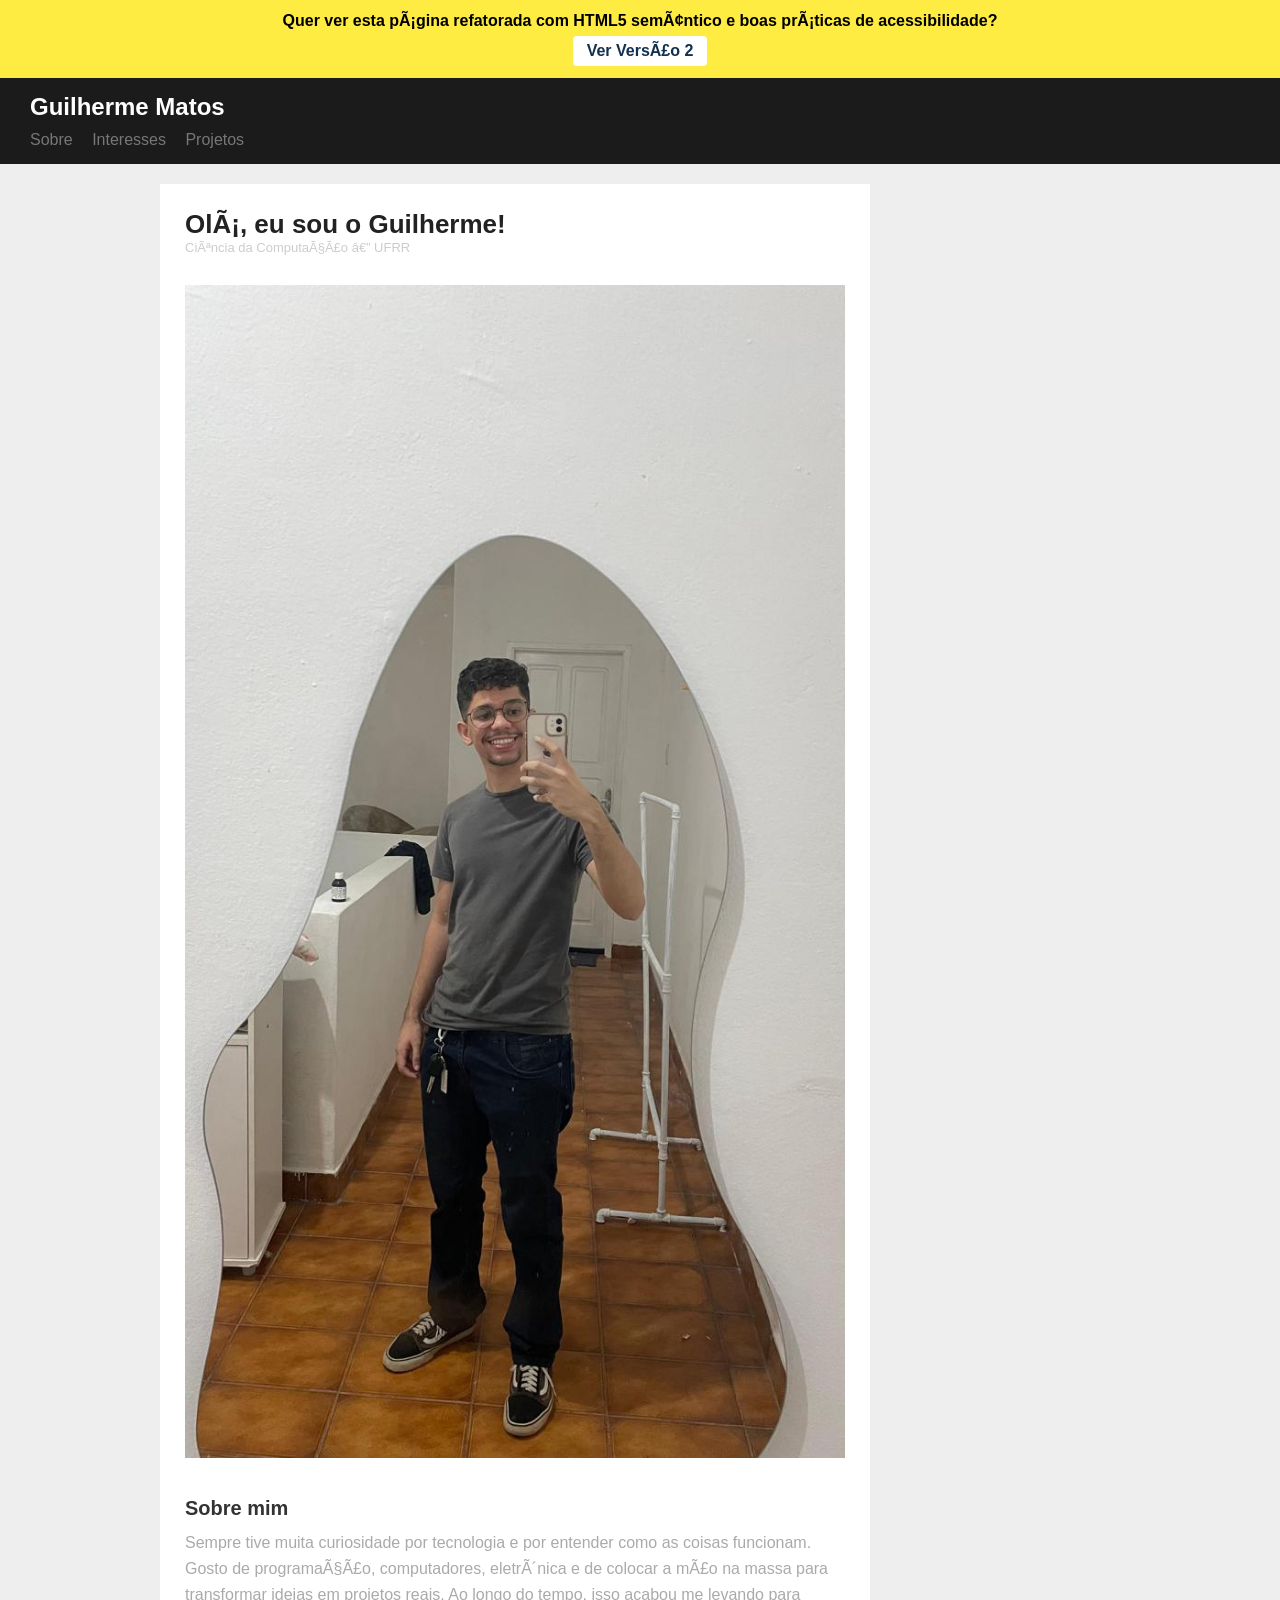
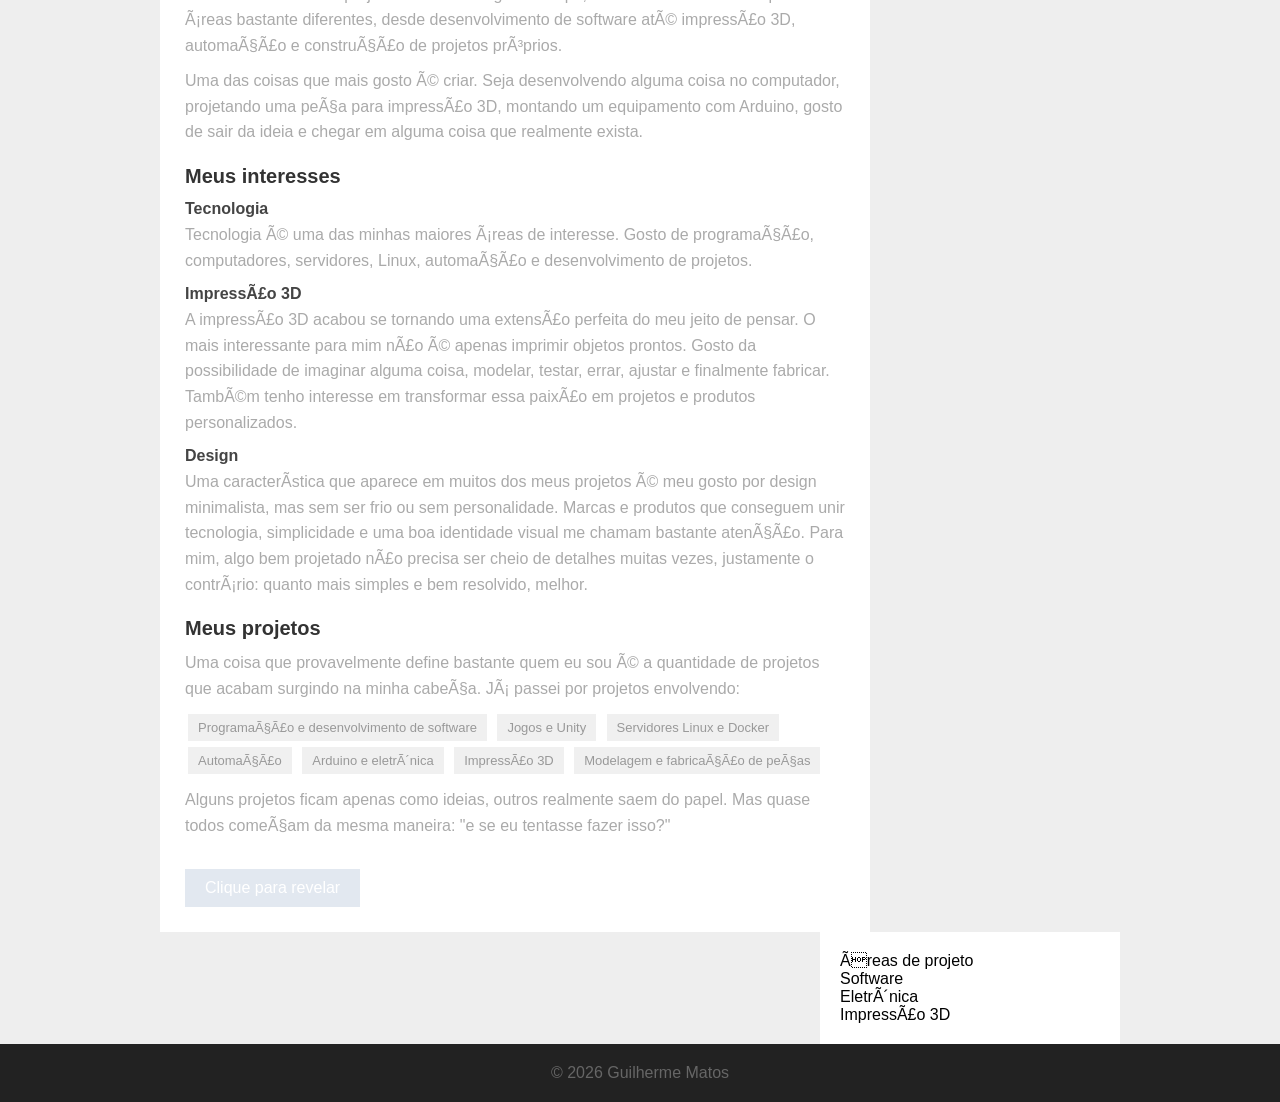
<file: Versão-1/index.html>
<!DOCTYPE html>
<html>
<head>
  <!-- Falhas intencionais: sem meta charset, sem viewport, sem meta description, sem lang -->
  <title>Guilherme Matos</title>
  <link rel="stylesheet" href="style.css">
</head>
<body>

  <div class="banner-versao2">
    <p>Quer ver esta página refatorada com HTML5 semântico e boas práticas de acessibilidade?</p>
    <a href="../Versão-2/versao2.html" class="btn-ir-versao2">Ver Versão 2</a>
  </div>

  <div class="topo">
    <div class="nome-site">Guilherme Matos</div>
    <div class="links-menu">
      <div class="link-item" onclick="alert('Indo para Sobre')">Sobre</div>
      <div class="link-item" onclick="alert('Indo para Interesses')">Interesses</div>
      <div class="link-item" onclick="alert('Indo para Projetos')">Projetos</div>
    </div>
  </div>

  <div class="corpo-pagina">
    <div class="conteudo-principal">
      <div class="post-perfil">
        <div class="titulo-post">Olá, eu sou o Guilherme!</div>
        <div class="subtitulo-autor">Ciência da Computação — UFRR</div>

        <!-- Imagem sem alt e sem dimensões (gera CLS e falha de acessibilidade) -->
        <div class="bloco-foto">
          <img src="../img/perfil-placeholder.webp" class="foto-perfil">
        </div>

        <div class="secao-texto">
          <div class="titulo-secao">Sobre mim</div>
          <div class="texto">
            Sempre tive muita curiosidade por tecnologia e por entender como as coisas funcionam. Gosto de programação, computadores, eletrônica e de colocar a mão na massa para transformar ideias em projetos reais. Ao longo do tempo, isso acabou me levando para áreas bastante diferentes, desde desenvolvimento de software até impressão 3D, automação e construção de projetos próprios.
          </div>
          <div class="texto">
            Uma das coisas que mais gosto é criar. Seja desenvolvendo alguma coisa no computador, projetando uma peça para impressão 3D, montando um equipamento com Arduino, gosto de sair da ideia e chegar em alguma coisa que realmente exista.
          </div>
        </div>

        <div class="secao-texto">
          <div class="titulo-secao">Meus interesses</div>
          <div class="item-interesse">
            <div class="subtitulo-item">Tecnologia</div>
            <div class="texto">Tecnologia é uma das minhas maiores áreas de interesse. Gosto de programação, computadores, servidores, Linux, automação e desenvolvimento de projetos.</div>
          </div>
          <div class="item-interesse">
            <div class="subtitulo-item">Impressão 3D</div>
            <div class="texto">A impressão 3D acabou se tornando uma extensão perfeita do meu jeito de pensar. O mais interessante para mim não é apenas imprimir objetos prontos. Gosto da possibilidade de imaginar alguma coisa, modelar, testar, errar, ajustar e finalmente fabricar. Também tenho interesse em transformar essa paixão em projetos e produtos personalizados.</div>
          </div>
          <div class="item-interesse">
            <div class="subtitulo-item">Design</div>
            <div class="texto">Uma característica que aparece em muitos dos meus projetos é meu gosto por design minimalista, mas sem ser frio ou sem personalidade. Marcas e produtos que conseguem unir tecnologia, simplicidade e uma boa identidade visual me chamam bastante atenção. Para mim, algo bem projetado não precisa ser cheio de detalhes muitas vezes, justamente o contrário: quanto mais simples e bem resolvido, melhor.</div>
          </div>
        </div>

        <div class="secao-texto">
          <div class="titulo-secao">Meus projetos</div>
          <div class="texto">
            Uma coisa que provavelmente define bastante quem eu sou é a quantidade de projetos que acabam surgindo na minha cabeça. Já passei por projetos envolvendo:
          </div>
          <div class="lista-projetos">
            <div class="proj-item">Programação e desenvolvimento de software</div>
            <div class="proj-item">Jogos e Unity</div>
            <div class="proj-item">Servidores Linux e Docker</div>
            <div class="proj-item">Automação</div>
            <div class="proj-item">Arduino e eletrônica</div>
            <div class="proj-item">Impressão 3D</div>
            <div class="proj-item">Modelagem e fabricação de peças</div>
          </div>
          <div class="texto">
            Alguns projetos ficam apenas como ideias, outros realmente saem do papel. Mas quase todos começam da mesma maneira: "e se eu tentasse fazer isso?"
          </div>
        </div>

        <!-- Botão inacessível: div com onclick, sem suporte a teclado -->
        <div class="botao-interativo" id="btn-mensagem">
          Clique para revelar
        </div>
        <div id="mensagem-secreta" style="display:none; margin-top:15px; color:#999;">
          tatakae
        </div>
      </div>
    </div>

    <div class="barra-lateral">
      <div class="titulo-lateral">Áreas de projeto</div>
      <div class="item-lateral">Software</div>
      <div class="item-lateral">Eletrônica</div>
      <div class="item-lateral">Impressão 3D</div>
    </div>
  </div>

  <div class="rodape">
    <div>&copy; 2026 Guilherme Matos</div>
  </div>

  <script src="script.js"></script>
</body>
</html>
</file>
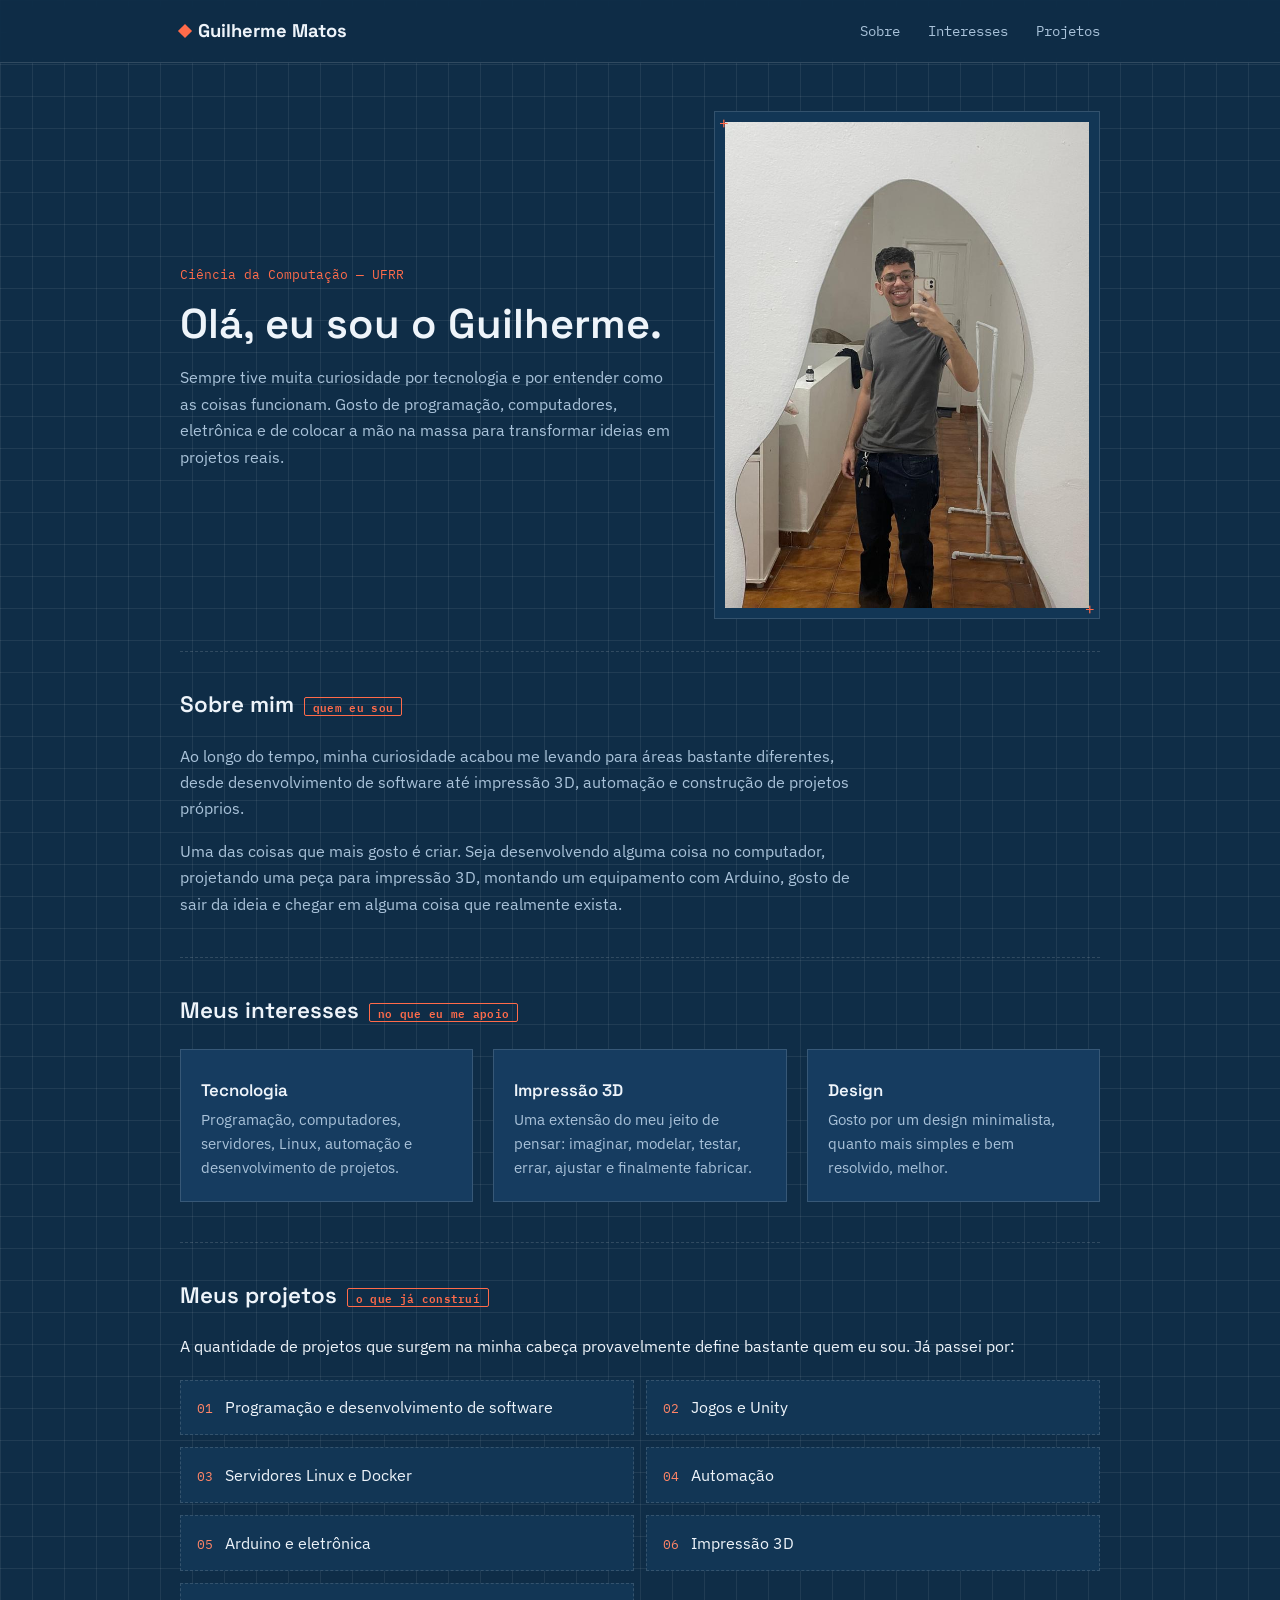
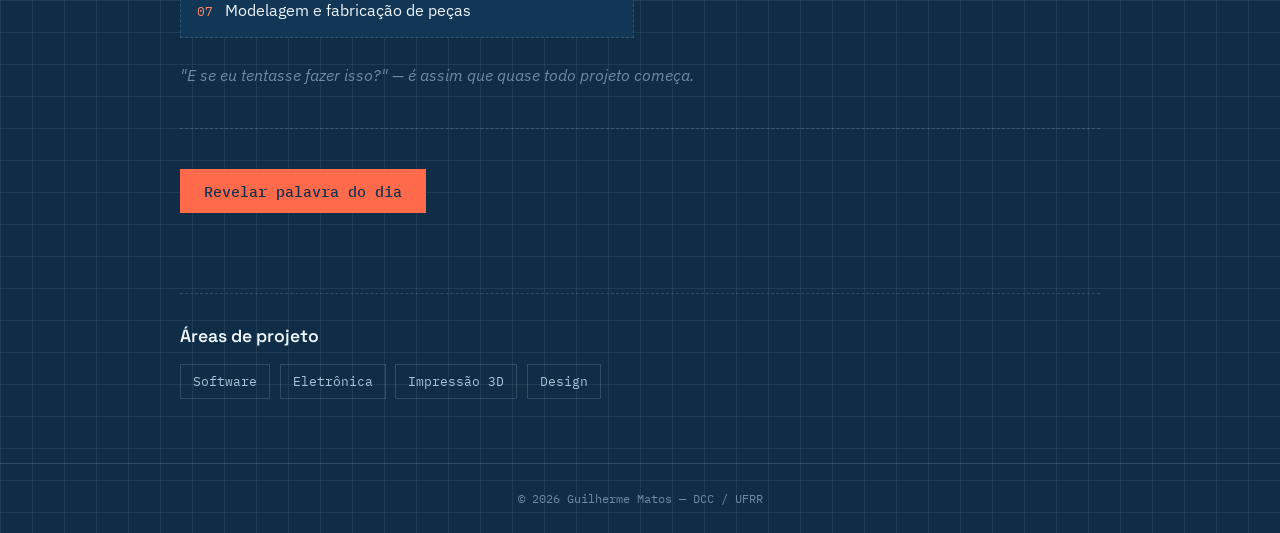
<file: Versão-2/versao2.html>
<!DOCTYPE html>
<html lang="pt-BR">
<head>
    <meta charset="UTF-8">
    <meta name="viewport" content="width=device-width, initial-scale=1.0">
    <meta name="description" content="Portfólio pessoal de Guilherme Matos, estudante de Ciência da Computação na UFRR, com projetos em software, eletrônica, automação e impressão 3D.">
    <title>Guilherme Matos — Software, Eletrônica & Impressão 3D</title>

    <!-- Preconnect + link direto (em vez de @import no CSS) para eliminar
         a cadeia de requisições em série apontada pelo Lighthouse
         (render-blocking requests / network dependency tree) -->
    <link rel="preconnect" href="https://fonts.googleapis.com">
    <link rel="preconnect" href="https://fonts.gstatic.com" crossorigin>
    <link rel="stylesheet" href="https://fonts.googleapis.com/css2?family=Space+Grotesk:wght@500;600;700&family=IBM+Plex+Sans:wght@400;500;600&family=IBM+Plex+Mono:wght@400;500&display=swap">

    <link rel="stylesheet" href="style2.css">
</head>
<body>

    <header class="header">
        <div class="header-container">
            <a href="#topo" class="logo">Guilherme Matos</a>
            <nav aria-label="Navegação principal">
                <ul class="nav-list">
                    <li><a href="#sobre">Sobre</a></li>
                    <li><a href="#interesses">Interesses</a></li>
                    <li><a href="#projetos">Projetos</a></li>
                </ul>
            </nav>
        </div>
    </header>

    <main class="main-content" id="topo">
        <article>
            <section class="hero" id="sobre">
                <div class="hero-intro">
                    <span class="eyebrow">Ciência da Computação — UFRR</span>
                    <h1>Olá, eu sou o Guilherme.</h1>
                    <p>
                        Sempre tive muita curiosidade por tecnologia e por entender como as coisas funcionam. Gosto de programação, computadores, eletrônica e de colocar a mão na massa para transformar ideias em projetos reais.
                    </p>
                </div>
                <figure class="profile-figure">
                    <img
                        src="../img/perfil-placeholder.webp"
                        alt="Foto de perfil de Guilherme Matos"
                        class="profile-img"
                        width="600"
                        height="800"
                        loading="eager"
                        fetchpriority="high">
                </figure>
            </section>

            <section class="content-section about-text">
                <h2>Sobre mim <span class="tag">quem eu sou</span></h2>
                <p>
                    Ao longo do tempo, minha curiosidade acabou me levando para áreas bastante diferentes, desde desenvolvimento de software até impressão 3D, automação e construção de projetos próprios.
                </p>
                <p>
                    Uma das coisas que mais gosto é criar. Seja desenvolvendo alguma coisa no computador, projetando uma peça para impressão 3D, montando um equipamento com Arduino, gosto de sair da ideia e chegar em alguma coisa que realmente exista.
                </p>
            </section>

            <section class="content-section" id="interesses">
                <h2>Meus interesses <span class="tag">no que eu me apoio</span></h2>
                <div class="interest-grid">
                    <div class="interest-card">
                        <span class="icon" aria-hidden="true"></span>
                        <h3>Tecnologia</h3>
                        <p>Programação, computadores, servidores, Linux, automação e desenvolvimento de projetos.</p>
                    </div>
                    <div class="interest-card">
                        <span class="icon" aria-hidden="true"></span>
                        <h3>Impressão 3D</h3>
                        <p>Uma extensão do meu jeito de pensar: imaginar, modelar, testar, errar, ajustar e finalmente fabricar.</p>
                    </div>
                    <div class="interest-card">
                        <span class="icon" aria-hidden="true"></span>
                        <h3>Design</h3>
                        <p>Gosto por um design minimalista, quanto mais simples e bem resolvido, melhor.</p>
                    </div>
                </div>
            </section>

            <section class="content-section" id="projetos">
                <h2>Meus projetos <span class="tag">o que já construí</span></h2>
                <p class="about-text" style="margin-bottom:1.25rem;">
                    A quantidade de projetos que surgem na minha cabeça provavelmente define bastante quem eu sou. Já passei por:
                </p>
                <ul class="project-list">
                    <li><span class="index">01</span> Programação e desenvolvimento de software</li>
                    <li><span class="index">02</span> Jogos e Unity</li>
                    <li><span class="index">03</span> Servidores Linux e Docker</li>
                    <li><span class="index">04</span> Automação</li>
                    <li><span class="index">05</span> Arduino e eletrônica</li>
                    <li><span class="index">06</span> Impressão 3D</li>
                    <li><span class="index">07</span> Modelagem e fabricação de peças</li>
                </ul>
                <p class="closing-line">"E se eu tentasse fazer isso?" — é assim que quase todo projeto começa.</p>
            </section>

            <section class="reveal-block">
                <button type="button" id="btn-mensagem" class="btn-interactive" aria-expanded="false" aria-controls="mensagem-secreta">
                    Revelar palavra do dia
                </button>
                <div id="mensagem-secreta" class="secret-message" role="region" aria-live="polite" hidden>
                    tatakae
                </div>
            </section>

            <nav class="sidebar" aria-label="Navegação rápida por áreas">
                <h2>Áreas de projeto</h2>
                <ul class="chip-list">
                    <li><a href="#projetos">Software</a></li>
                    <li><a href="#projetos">Eletrônica</a></li>
                    <li><a href="#projetos">Impressão 3D</a></li>
                    <li><a href="#interesses">Design</a></li>
                </ul>
            </nav>
        </article>
    </main>

    <footer class="footer">
        <p>&copy; 2026 Guilherme Matos — DCC / UFRR</p>
    </footer>

    <script src="script2.js" defer></script>
</body>
</html>
</file>
<file: Versão-1/style.css>
* {
  margin: 0;
  padding: 0;
}

body {
  font-family: Arial, sans-serif;
  background-color: #eeeeee;
}

.banner-versao2 {
  background-color: #ffec43;
  color: #000000;
  text-align: center;
  padding: 12px;
  font-weight: bold;
}

.btn-ir-versao2 {
  display: inline-block;
  margin-top: 6px;
  background-color: #ffffff;
  color: #12314f;
  padding: 6px 14px;
  border-radius: 4px;
  text-decoration: none;
}

.topo {
  background-color: #1b1b1b;
  color: #fff;
  padding: 15px 30px;
}

.nome-site {
  font-size: 24px;
  font-weight: bold;
}

.links-menu {
  margin-top: 10px;
}

.link-item {
  display: inline-block;
  margin-right: 15px;
  cursor: pointer;
  color: #777; /* falha de contraste */
}

/* Largura fixa: quebra no celular */
.corpo-pagina {
  width: 960px;
  margin: 20px auto;
}

.conteudo-principal {
  float: left;
  width: 660px;
  background: white;
  padding: 25px;
}

.barra-lateral {
  float: right;
  width: 260px;
  background: white;
  padding: 20px;
}

.foto-perfil {
  width: 100%;
  margin: 15px 0;
}

.titulo-post {
  font-size: 26px;
  font-weight: bold;
  color: #222;
}

/* Falha WCAG: texto muito claro sobre fundo branco */
.subtitulo-autor {
  font-size: 13px;
  color: #cccccc;
  margin-bottom: 15px;
}

.titulo-secao {
  font-size: 20px;
  font-weight: bold;
  margin: 20px 0 10px 0;
  color: #333;
}

.subtitulo-item {
  font-size: 16px;
  font-weight: bold;
  margin: 12px 0 4px 0;
  color: #444;
}

.texto {
  line-height: 1.6;
  color: #aaaaaa; /* falha de contraste */
  margin-bottom: 10px;
}

.lista-projetos {
  margin: 10px 0;
}

.proj-item {
  display: inline-block;
  background: #f0f0f0;
  color: #999;
  padding: 6px 10px;
  margin: 3px;
  font-size: 13px;
}

.botao-interativo {
  display: inline-block;
  background-color: #e2e8f0;
  color: #ffffff; /* texto branco em fundo claro: ilegível */
  padding: 10px 20px;
  margin-top: 20px;
  cursor: pointer;
}

.rodape {
  clear: both;
  background: #222;
  color: #666;
  text-align: center;
  padding: 20px;
  margin-top: 40px;
}
</file>
<file: Versão-2/style2.css>
:root {
    /* Cor: paleta "prancheta de projeto" — azul blueprint + vermelho de anotação técnica */
    --bg: #0f2d47;
    --bg-panel: #163c60;
    --bg-panel-alt: #123655;
    --ink: #eef4fa;
    --ink-soft: #a9c2d9;
    --ink-faint: #6f8aa3;
    --accent: #ff6b4a;
    --accent-text: #ff8567; /* variante mais clara do accent, usada onde precisa de 4.5:1 sobre fundo escuro */
    --accent-soft: rgba(255, 107, 74, 0.14);
    --line: rgba(255, 255, 255, 0.14);
    --line-soft: rgba(255, 255, 255, 0.07);
    --focus: #ffd166;
}

* {
    box-sizing: border-box;
    margin: 0;
    padding: 0;
}

html {
    scroll-behavior: smooth;
}

body {
    font-family: 'IBM Plex Sans', system-ui, sans-serif;
    background-color: var(--bg);
    background-image:
        linear-gradient(var(--line-soft) 1px, transparent 1px),
        linear-gradient(90deg, var(--line-soft) 1px, transparent 1px);
    background-size: 32px 32px;
    color: var(--ink);
    line-height: 1.65;
}

a {
    color: inherit;
}

h1, h2, h3 {
    font-family: 'Space Grotesk', sans-serif;
    font-weight: 600;
    line-height: 1.2;
}

.tag {
    display: inline-block;
    font-family: 'IBM Plex Mono', monospace;
    font-size: 0.72rem;
    letter-spacing: 0.03em;
    color: var(--accent);
    border: 1px solid var(--accent);
    padding: 2px 8px;
    border-radius: 2px;
}

/* ---------- Cabeçalho ---------- */
.header {
    border-bottom: 1px solid var(--line);
    background-color: rgba(15, 45, 71, 0.92);
    backdrop-filter: blur(6px);
    position: sticky;
    top: 0;
    z-index: 20;
}

.header-container {
    max-width: 960px;
    margin: 0 auto;
    padding: 1rem 1.25rem;
    display: flex;
    justify-content: space-between;
    align-items: center;
    gap: 1rem;
    flex-wrap: wrap;
}

.logo {
    font-family: 'Space Grotesk', sans-serif;
    font-weight: 700;
    font-size: 1.15rem;
    text-decoration: none;
    color: var(--ink);
    display: flex;
    align-items: center;
    gap: 0.5rem;
}

.logo::before {
    content: "";
    width: 10px;
    height: 10px;
    background: var(--accent);
    display: inline-block;
    transform: rotate(45deg);
}

.nav-list {
    display: flex;
    list-style: none;
    gap: 1.75rem;
    font-family: 'IBM Plex Mono', monospace;
    font-size: 0.85rem;
}

.nav-list a {
    text-decoration: none;
    color: var(--ink-soft);
    padding: 0.25rem 0;
    border-bottom: 2px solid transparent;
}

.nav-list a:hover,
.nav-list a:focus-visible {
    color: var(--ink);
    border-bottom-color: var(--accent);
}

/* ---------- Conteúdo principal ---------- */
.main-content {
    max-width: 960px;
    margin: 0 auto;
    padding: 0 1.25rem 4rem;
}

.hero {
    padding: 3rem 0 2rem;
    border-bottom: 1px dashed var(--line);
    display: grid;
    grid-template-columns: 1fr;
    gap: 2rem;
    align-items: center;
}

@media (min-width: 720px) {
    .hero {
        grid-template-columns: 1.3fr 1fr;
    }
}

.hero-intro h1 {
    font-size: clamp(1.9rem, 4vw, 2.6rem);
    margin: 0.75rem 0 1rem;
}

.eyebrow {
    font-family: 'IBM Plex Mono', monospace;
    font-size: 0.8rem;
    color: var(--accent);
}

.hero-intro p {
    color: var(--ink-soft);
    max-width: 55ch;
}

.profile-figure {
    position: relative;
    border: 1px solid var(--line);
    padding: 10px;
    background: var(--bg-panel-alt);
}

.profile-figure::before,
.profile-figure::after {
    content: "+";
    position: absolute;
    color: var(--accent);
    font-family: 'IBM Plex Mono', monospace;
    font-size: 1rem;
    line-height: 1;
}

.profile-figure::before { top: 2px; left: 4px; }
.profile-figure::after { bottom: 2px; right: 4px; }

.profile-img {
    width: 100%;
    height: auto;
    aspect-ratio: 3 / 4;
    object-fit: cover;
    display: block;
    background-color: var(--bg-panel);
}

/* ---------- Seções ---------- */
.content-section {
    padding: 2.5rem 0;
    border-bottom: 1px dashed var(--line);
}

.content-section h2 {
    font-size: 1.4rem;
    margin-bottom: 1.5rem;
    display: flex;
    align-items: baseline;
    gap: 0.6rem;
}

.content-section h2 .tag {
    font-size: 0.68rem;
}

.about-text p {
    color: var(--ink-soft);
    max-width: 68ch;
    margin-bottom: 1rem;
}

.about-text p:last-child {
    margin-bottom: 0;
}

/* Grade de interesses */
.interest-grid {
    display: grid;
    grid-template-columns: 1fr;
    gap: 1.25rem;
}

@media (min-width: 640px) {
    .interest-grid {
        grid-template-columns: repeat(3, 1fr);
    }
}

.interest-card {
    background: var(--bg-panel);
    border: 1px solid var(--line);
    padding: 1.25rem;
}

.interest-card .icon {
    font-size: 1.5rem;
    display: block;
    margin-bottom: 0.6rem;
}

.interest-card h3 {
    font-size: 1.05rem;
    margin-bottom: 0.5rem;
}

.interest-card p {
    color: var(--ink-soft);
    font-size: 0.92rem;
}

/* Lista de projetos estilo "ficha técnica" */
.project-list {
    list-style: none;
    display: grid;
    grid-template-columns: 1fr;
    gap: 0.75rem;
}

@media (min-width: 640px) {
    .project-list {
        grid-template-columns: repeat(2, 1fr);
    }
}

.project-list li {
    display: flex;
    align-items: baseline;
    gap: 0.75rem;
    padding: 0.85rem 1rem;
    border: 1px dashed var(--line);
    background: var(--bg-panel-alt);
}

.project-list .index {
    font-family: 'IBM Plex Mono', monospace;
    color: var(--accent-text); /* corrigido: var(--accent) sobre --bg-panel-alt dava só 4.42:1 (reprovado no Lighthouse); esta variante dá 5.2:1 */
    font-size: 0.8rem;
    flex-shrink: 0;
}

.closing-line {
    margin-top: 1.5rem;
    color: var(--ink-faint);
    font-style: italic;
}

/* ---------- Botão interativo ---------- */
.reveal-block {
    padding: 2.5rem 0;
}

.btn-interactive {
    font-family: 'IBM Plex Mono', monospace;
    background-color: var(--accent);
    color: #12314f;
    border: none;
    padding: 0.75rem 1.5rem;
    font-size: 0.95rem;
    font-weight: 500;
    cursor: pointer;
    transition: transform 0.15s ease, background-color 0.15s ease;
}

.btn-interactive:hover {
    background-color: #ff8567;
}

.btn-interactive:active {
    transform: translateY(1px);
}

.btn-interactive:focus-visible {
    outline: 3px solid var(--focus);
    outline-offset: 3px;
}

.secret-message {
    margin-top: 1rem;
    padding: 1rem 1.25rem;
    background-color: var(--bg-panel);
    border-left: 3px solid var(--accent);
    color: var(--ink);
    font-family: 'Space Grotesk', sans-serif;
    font-size: 1.1rem;
}

/* ---------- Barra lateral de navegação rápida ---------- */
.sidebar {
    margin-top: 2.5rem;
    padding-top: 2rem;
    border-top: 1px dashed var(--line);
}

.sidebar h2 {
    font-size: 1.1rem;
    margin-bottom: 1rem;
}

.chip-list {
    list-style: none;
    display: flex;
    flex-wrap: wrap;
    gap: 0.6rem;
}

.chip-list a {
    display: inline-block;
    font-family: 'IBM Plex Mono', monospace;
    font-size: 0.8rem;
    text-decoration: none;
    color: var(--ink-soft);
    border: 1px solid var(--line);
    padding: 0.4rem 0.75rem;
}

.chip-list a:hover,
.chip-list a:focus-visible {
    color: var(--ink);
    border-color: var(--accent);
}

/* ---------- Rodapé ---------- */
.footer {
    border-top: 1px solid var(--line);
    text-align: center;
    padding: 1.5rem;
    color: var(--ink-faint);
    font-family: 'IBM Plex Mono', monospace;
    font-size: 0.78rem;
}

/* Respeita usuários que preferem menos movimento */
@media (prefers-reduced-motion: reduce) {
    html {
        scroll-behavior: auto;
    }
    * {
        transition: none !important;
    }
}
</file>
